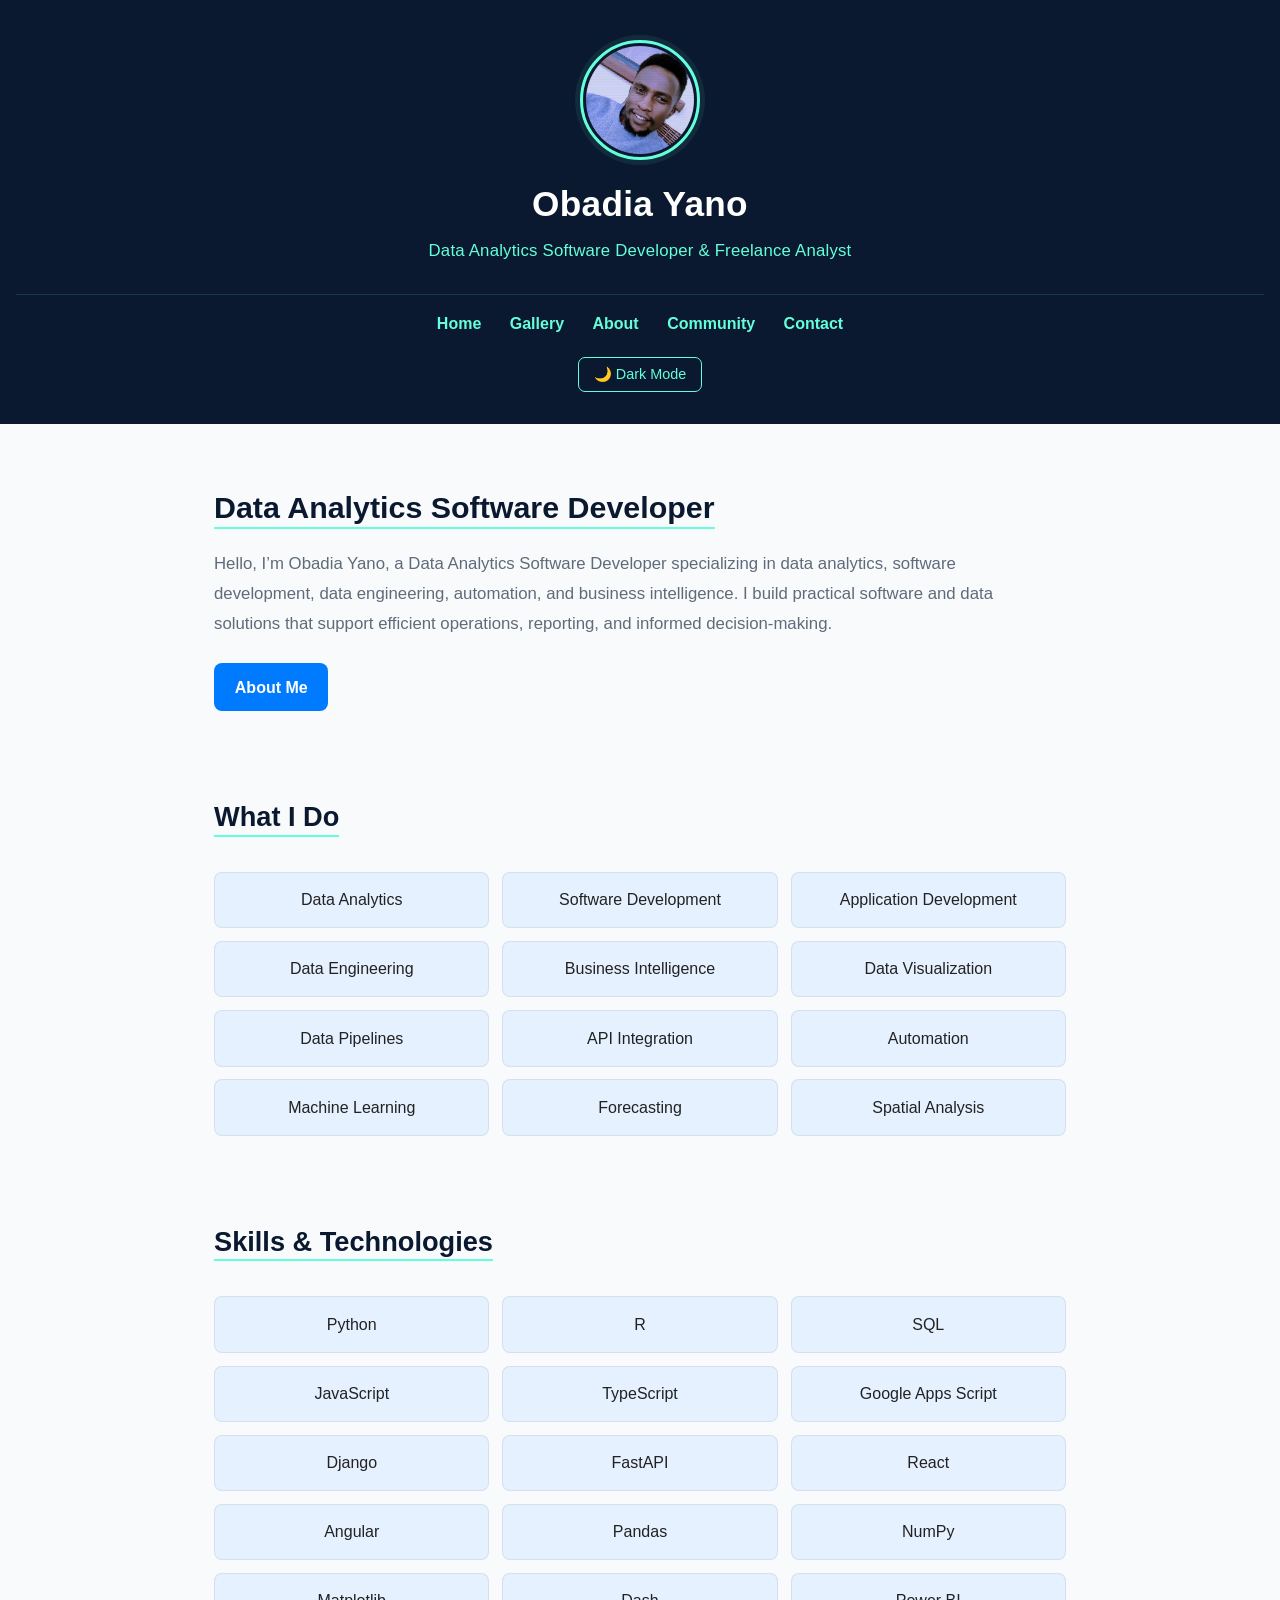
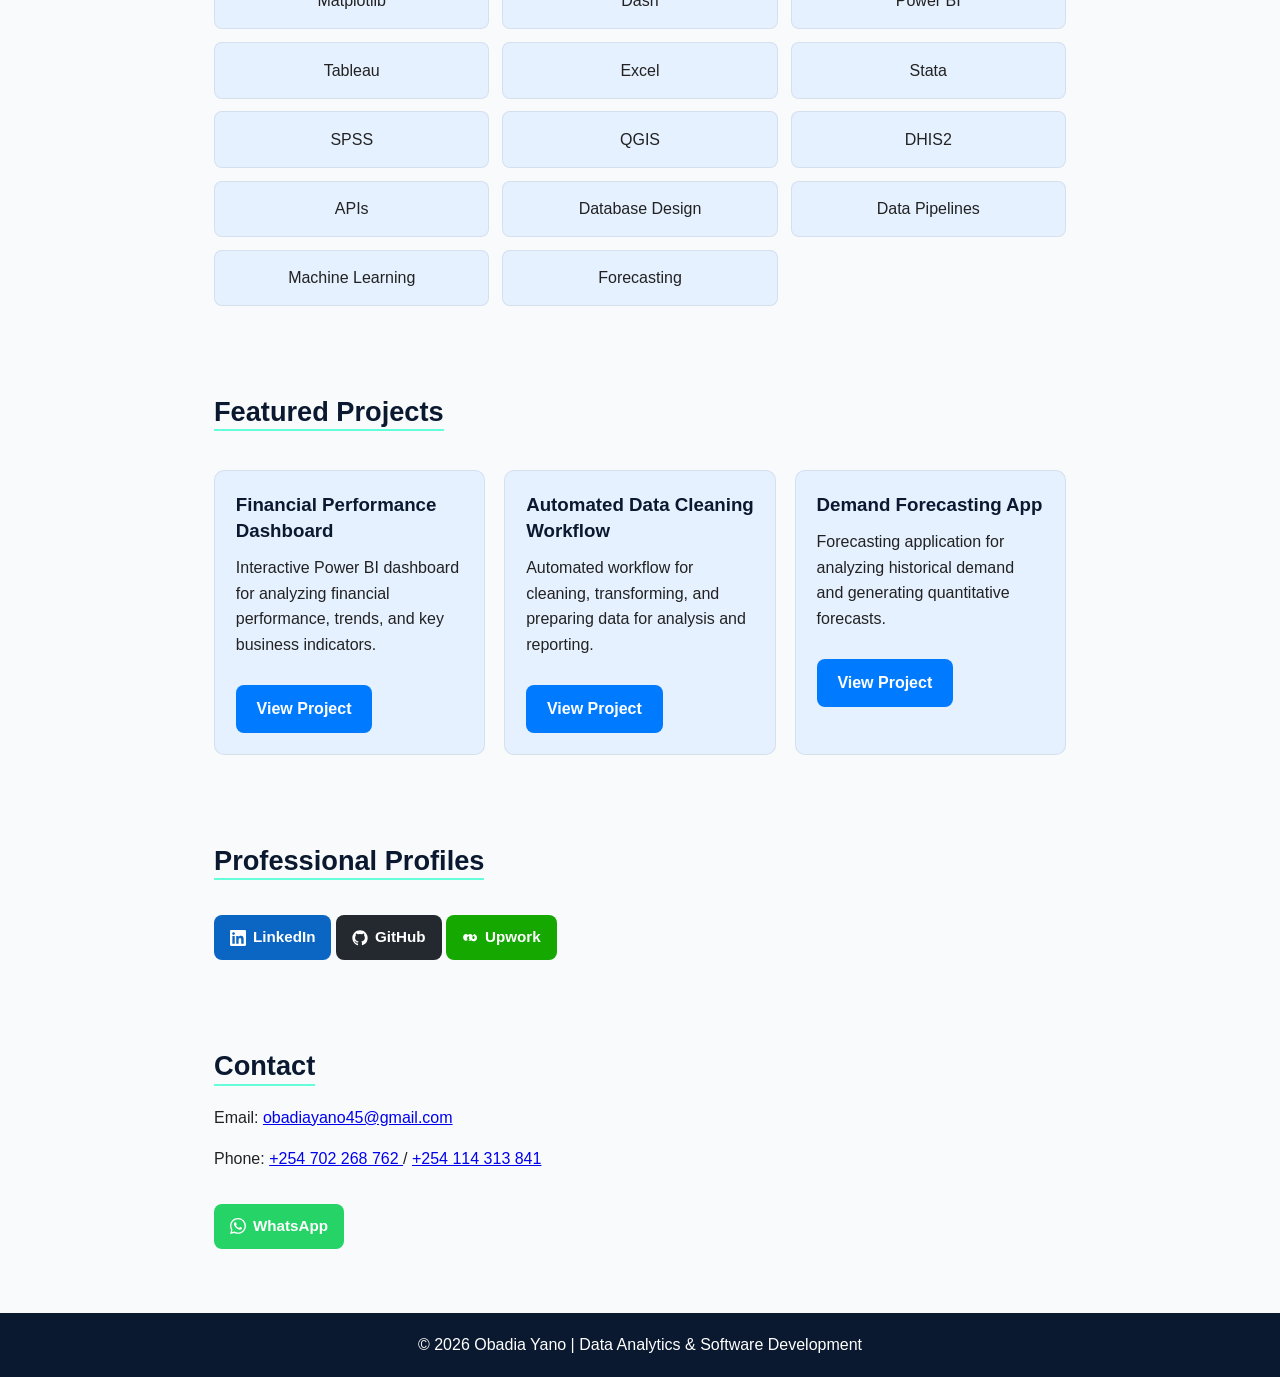
<file: index.html>
<!DOCTYPE html>
<html lang="en">

<head>
  <meta charset="UTF-8">
  <meta name="viewport" content="width=device-width, initial-scale=1.0">

  <meta
    name="description"
    content="Obadia Yano is a Data Analytics Software Engineer working across data analytics, software development, application development, data engineering, automation, dashboards, APIs, forecasting, and business intelligence."
  >

  <title>Obadia Yano | Data Analytics Software Engineer</title>

  <link rel="stylesheet" href="style.css">

  <!-- =========================================
       GOOGLE ANALYTICS 4
       ========================================= -->

  <script async src="https://www.googletagmanager.com/gtag/js?id=G-GSNEDB2VZB"></script>

  <script>
    window.dataLayer = window.dataLayer || [];

    function gtag() {
      dataLayer.push(arguments);
    }

    gtag('js', new Date());

    gtag('config', 'G-GSNEDB2VZB', {
      send_page_view: true
    });
  </script>

</head>

<body>

  <!-- =========================================
       HEADER
       ========================================= -->

  <header>

    <div class="profile-section">

      <img
        src="yano.jpg"
        alt="Obadia Yano"
        class="profile-pic"
      >

      <h1>Obadia Yano</h1>

      <p class="subtitle">
        Data Analytics Software Developer & Freelance Analyst
      </p>

    </div>

    <!-- =========================================
         NAVIGATION
         ========================================= -->

    <nav>

      <a
        href="index.html"
        data-event="nav_click"
        data-page="Home">
        Home
      </a>

      <a
        href="gallery.html"
        data-event="nav_click"
        data-page="Gallery">
        Gallery
      </a>

      <a
        href="about.html"
        data-event="nav_click"
        data-page="About">
        About
      </a>

      <a
        href="community.html"
        data-event="nav_click"
        data-page="Community">
        Community
      </a>

      <a
        href="about.html#contact"
        data-event="nav_click"
        data-page="Contact">
        Contact
      </a>

    </nav>

    <!-- =========================================
         DARK MODE
         ========================================= -->

    <button
      id="theme-toggle"
      type="button"
      aria-label="Toggle dark mode"
      data-event="theme_toggle">
      🌙 Dark Mode
    </button>

  </header>


  <!-- =========================================
       HERO
       ========================================= -->

  <section class="hero fade-in">

    <h2>Data Analytics Software Developer</h2>

    <p>
      Hello, I’m Obadia Yano, a Data Analytics Software Developer specializing
      in data analytics, software development, data engineering,
      automation, and business intelligence. I build practical
      software and data solutions that support efficient operations,
      reporting, and informed decision-making.
    </p>

    <a
      href="about.html"
      class="btn"
      data-event="about_me_click"
      data-page="About">
      About Me
    </a>

  </section>


  <!-- =========================================
       WHAT I DO
       ========================================= -->

  <section class="fade-in">

    <h2>What I Do</h2>

    <ul class="skills-list">

      <li>Data Analytics</li>
      <li>Software Development</li>
      <li>Application Development</li>
      <li>Data Engineering</li>
      <li>Business Intelligence</li>
      <li>Data Visualization</li>
      <li>Data Pipelines</li>
      <li>API Integration</li>
      <li>Automation</li>
      <li>Machine Learning</li>
      <li>Forecasting</li>
      <li>Spatial Analysis</li>

    </ul>

  </section>


  <!-- =========================================
       SKILLS & TECHNOLOGIES
       ========================================= -->

  <section class="fade-in">

    <h2>Skills & Technologies</h2>

    <ul class="skills-list">

      <li>Python</li>
      <li>R</li>
      <li>SQL</li>
      <li>JavaScript</li>
      <li>TypeScript</li>
      <li>Google Apps Script</li>

      <li>Django</li>
      <li>FastAPI</li>
      <li>React</li>
      <li>Angular</li>

      <li>Pandas</li>
      <li>NumPy</li>
      <li>Matplotlib</li>
      <li>Dash</li>

      <li>Power BI</li>
      <li>Tableau</li>
      <li>Excel</li>
      <li>Stata</li>
      <li>SPSS</li>
      <li>QGIS</li>

      <li>DHIS2</li>
      <li>APIs</li>
      <li>Database Design</li>
      <li>Data Pipelines</li>
      <li>Machine Learning</li>
      <li>Forecasting</li>

    </ul>

  </section>


  <!-- =========================================
       FEATURED PROJECTS
       ========================================= -->

  <section class="fade-in">

    <h2>Featured Projects</h2>

    <div class="projects">

      <!-- Financial Performance Dashboard -->

      <div class="project-card">

        <h3>Financial Performance Dashboard</h3>

        <p>
          Interactive Power BI dashboard for analyzing financial
          performance, trends, and key business indicators.
        </p>

        <a
          href="https://app.powerbi.com/view?r=eyJrIjoiZDYzMDY3MjMtMTlkMC00MjZhLTliOWUtNGQ0YzJhZDMxMzE3IiwidCI6IjBmZjgyZDc5LTZhYmQtNDA0Yi05ZWY2LTY0YjQ0NWRhMGE1NiJ9&pageName=ecc4593bc2b9614a6ef8&disablecdnExpiration=1777320042"
          target="_blank"
          rel="noopener noreferrer"
          class="btn"
          data-event="project_click"
          data-project="Financial Performance Dashboard">
          View Project
        </a>

      </div>


      <!-- Automated Data Cleaning Workflow -->

      <div class="project-card">

        <h3>Automated Data Cleaning Workflow</h3>

        <p>
          Automated workflow for cleaning, transforming, and preparing
          data for analysis and reporting.
        </p>

        <a
          href="https://github.com/YanoObed"
          target="_blank"
          rel="noopener noreferrer"
          class="btn"
          data-event="project_click"
          data-project="Automated Data Cleaning Workflow">
          View Project
        </a>

      </div>


      <!-- Demand Forecasting App -->

      <div class="project-card">

        <h3>Demand Forecasting App</h3>

        <p>
          Forecasting application for analyzing historical demand
          and generating quantitative forecasts.
        </p>

        <a
          href="https://github.com/YanoObed"
          target="_blank"
          rel="noopener noreferrer"
          class="btn"
          data-event="project_click"
          data-project="Demand Forecasting App">
          View Project
        </a>

      </div>

    </div>

  </section>


  <!-- =========================================
     PROFESSIONAL PROFILES
     ========================================= -->

<section class="fade-in">

  <h2>Professional Profiles</h2>

  <div class="professional-profiles">

    <!-- LINKEDIN -->

    <a
      href="https://www.linkedin.com/in/obadia-yano-761025238/"
      target="_blank"
      rel="noopener noreferrer"
      class="social-profile linkedin"
      data-event="profile_click"
      data-profile="LinkedIn"
      aria-label="LinkedIn">

      <svg viewBox="0 0 24 24" aria-hidden="true">
        <path d="M20.45 20.45h-3.56v-5.57c0-1.33-.03-3.04-1.85-3.04-1.85 0-2.14 1.45-2.14 2.94v5.67H9.34V8.99h3.42v1.56h.05c.48-.9 1.64-1.85 3.37-1.85 3.61 0 4.27 2.38 4.27 5.48v6.27zM5.32 7.43a2.06 2.06 0 1 1 0-4.12 2.06 2.06 0 0 1 0 4.12zM7.1 20.45H3.54V8.99H7.1v11.46zM22.23 0H1.77C.79 0 0 .77 0 1.73v20.54C0 23.23.79 24 1.77 24h20.46c.98 0 1.77-.77 1.77-1.73V1.73C24 .77 23.21 0 22.23 0z"/>
      </svg>

      <span>LinkedIn</span>

    </a>


    <!-- GITHUB -->

    <a
      href="https://github.com/YanoObed"
      target="_blank"
      rel="noopener noreferrer"
      class="social-profile github"
      data-event="profile_click"
      data-profile="GitHub"
      aria-label="GitHub">

      <svg viewBox="0 0 24 24" aria-hidden="true">
        <path d="M12 .5C5.65.5.5 5.65.5 12c0 5.08 3.29 9.39 7.86 10.91.58.11.79-.25.79-.56v-2.17c-3.2.7-3.87-1.36-3.87-1.36-.53-1.33-1.28-1.68-1.28-1.68-1.04-.71.08-.7.08-.7 1.15.08 1.76 1.18 1.76 1.18 1.02 1.75 2.68 1.25 3.33.96.1-.74.4-1.25.73-1.54-2.55-.29-5.23-1.28-5.23-5.7 0-1.26.45-2.29 1.18-3.1-.12-.29-.51-1.47.11-3.06 0 0 .96-.31 3.15 1.18a10.9 10.9 0 0 1 5.74 0c2.19-1.49 3.15-1.18 3.15-1.18.62 1.59.23 2.77.11 3.06.73.81 1.18 1.84 1.18 3.1 0 4.43-2.69 5.41-5.25 5.69.41.35.78 1.04.78 2.1v3.11c0 .31.21.68.8.56A11.51 11.51 0 0 0 23.5 12C23.5 5.65 18.35.5 12 .5z"/>
      </svg>

      <span>GitHub</span>

    </a>


    <!-- UPWORK -->

    <a
      href="https://www.upwork.com/freelancers/~016cd408593ab0bb49"
      target="_blank"
      rel="noopener noreferrer"
      class="social-profile upwork"
      data-event="profile_click"
      data-profile="Upwork"
      aria-label="Upwork">

      <svg viewBox="0 0 24 24" aria-hidden="true">
        <path d="M18.56 13.6c-1.23 0-2.39-.53-3.25-1.4l.21-.98.01-.05c.19-1.15.79-2.08 1.68-2.08 1.02 0 1.68.9 1.68 2.25 0 1.35-.66 2.26-1.68 2.26h1.35zm-5.31-1.72c-.2-.31-.38-.65-.53-1.02-.15.37-.33.71-.53 1.02l-.42.71c.29.08.61.12.95.12s.66-.04.95-.12l-.42-.71zm-2.55-1.1c-.09.43-.14.87-.14 1.32 0 1.18.34 2.23.96 3.05-.42.25-.9.39-1.41.39-1.49 0-2.54-1.25-2.54-3.05 0-1.81 1.05-3.06 2.54-3.06.24 0 .47.03.69.09-.04.42-.07.84-.1 1.26zM20.01 5.9c-1.86 0-3.27 1.15-3.88 2.94-.62-1.79-2.02-2.94-3.89-2.94-1.35 0-2.49.59-3.22 1.61C8.32 6.49 7.18 5.9 5.83 5.9 3.4 5.9 1.7 7.99 1.7 10.98c0 2.98 1.7 5.08 4.13 5.08 1.08 0 2.05-.38 2.76-1.06.7.68 1.67 1.06 2.75 1.06 0.92 0 1.72-.29 2.38-.8.95 1.02 2.28 1.62 3.84 1.62 2.94 0 4.99-2.15 4.99-5.23 0-3.08-2.05-5.75-4.99-5.75z"/>
      </svg>

      <span>Upwork</span>

    </a>

  </div>

</section>

  <!-- =========================================
       CONTACT
       ========================================= -->

  <section id="contact" class="fade-in">

    <h2>Contact</h2>

    <!-- EMAIL -->

    <p>

      Email:

      <a
        href="mailto:obadiayano45@gmail.com"
        data-event="email_click">
        obadiayano45@gmail.com
      </a>

    </p>


    <!-- PHONE -->

    <p>

      Phone:

      <a
        href="tel:+254702268762"
        data-event="phone_click"
        data-phone="Primary">
        +254 702 268 762
      </a>

      /

      <a
        href="tel:+254114313841"
        data-event="phone_click"
        data-phone="Secondary">
        +254 114 313 841
      </a>

    </p>


    <!-- WHATSAPP -->

    <a
      href="https://wa.me/254702268762"
      target="_blank"
      rel="noopener noreferrer"
      class="whatsapp-btn"
      aria-label="Contact me on WhatsApp"
      data-event="whatsapp_click">

      <svg
        viewBox="0 0 24 24"
        aria-hidden="true">

        <path d="M17.472 14.382c-.297-.149-1.758-.867-2.03-.967-.273-.099-.471-.148-.67.15-.197.297-.767.966-.94 1.164-.173.199-.347.223-.644.075-.297-.15-1.255-.463-2.39-1.475-.883-.788-1.48-1.761-1.653-2.059-.173-.297-.018-.458.13-.606.134-.133.298-.347.446-.52.149-.174.198-.298.198-.497.099-.198-.05-.372-.025-.521-.075-.148-.669-1.611-.916-2.206-.242-.579-.487-.5-.669-.51l-.57-.01c-.198 0-.52.074-.792.372-.272.297-1.04 1.016-1.04 2.479 0 1.462 1.065 2.875 1.213 3.074.149.198 2.096 3.2 5.077 4.487.709.306 1.262.489 1.694.626.712.227 1.36.195 1.872.118.571-.085 1.758-.719 2.006-1.413.248-.694.248-1.289.173-1.413-.074-.124-.272-.198-.57-.347m-5.421 7.403h-.004a9.87 9.87 0 01-5.031-1.378l-.361-.214-3.741.982 1-3.648-.235-.374a9.87 9.87 0 01-1.511-5.26c.001-5.45 4.436-9.884 9.888-9.884 2.64.001 5.122 1.03 6.986 2.896a9.825 9.825 0 012.893 6.994c-.002 5.45-4.437 9.884-9.884 9.884m8.413-18.297A11.815 11.815 0 0012.05 0C5.495 0 .16 5.335.158 11.892c0 2.096.547 4.142 1.588 5.946L.057 24l6.304-1.654a11.882 11.882 0 005.683 1.448h.005c6.554 0 11.89-5.335 11.893-11.893a11.821 11.821 0 00-3.478-8.413"/>

      </svg>

      <span>WhatsApp</span>

    </a>

  </section>


  <!-- =========================================
       FOOTER
       ========================================= -->

  <footer>

    <p>
      © 2026 Obadia Yano | Data Analytics & Software Development
    </p>

  </footer>


  <!-- =========================================
       JAVASCRIPT
       ========================================= -->

  <script src="script.js"></script>


  <!-- =========================================
       GOOGLE ANALYTICS EVENT TRACKING
       ========================================= -->

  <script>

    document.addEventListener("DOMContentLoaded", function () {

      document.querySelectorAll("[data-event]").forEach(function (element) {

        element.addEventListener("click", function () {

          const eventName = element.getAttribute("data-event");

          const eventData = {};


          /* Navigation */

          if (element.dataset.page) {
            eventData.page_name = element.dataset.page;
          }


          /* Projects */

          if (element.dataset.project) {
            eventData.project_name = element.dataset.project;
          }


          /* Professional profiles */

          if (element.dataset.profile) {
            eventData.profile_name = element.dataset.profile;
          }


          /* Phone */

          if (element.dataset.phone) {
            eventData.phone_type = element.dataset.phone;
          }


          /* Destination */

          if (element.href) {
            eventData.link_url = element.href;
          }


          /* Send event */

          if (typeof gtag === "function") {

            gtag("event", eventName, eventData);

          }

        });

      });

    });

  </script>

</body>

</html>
</file>
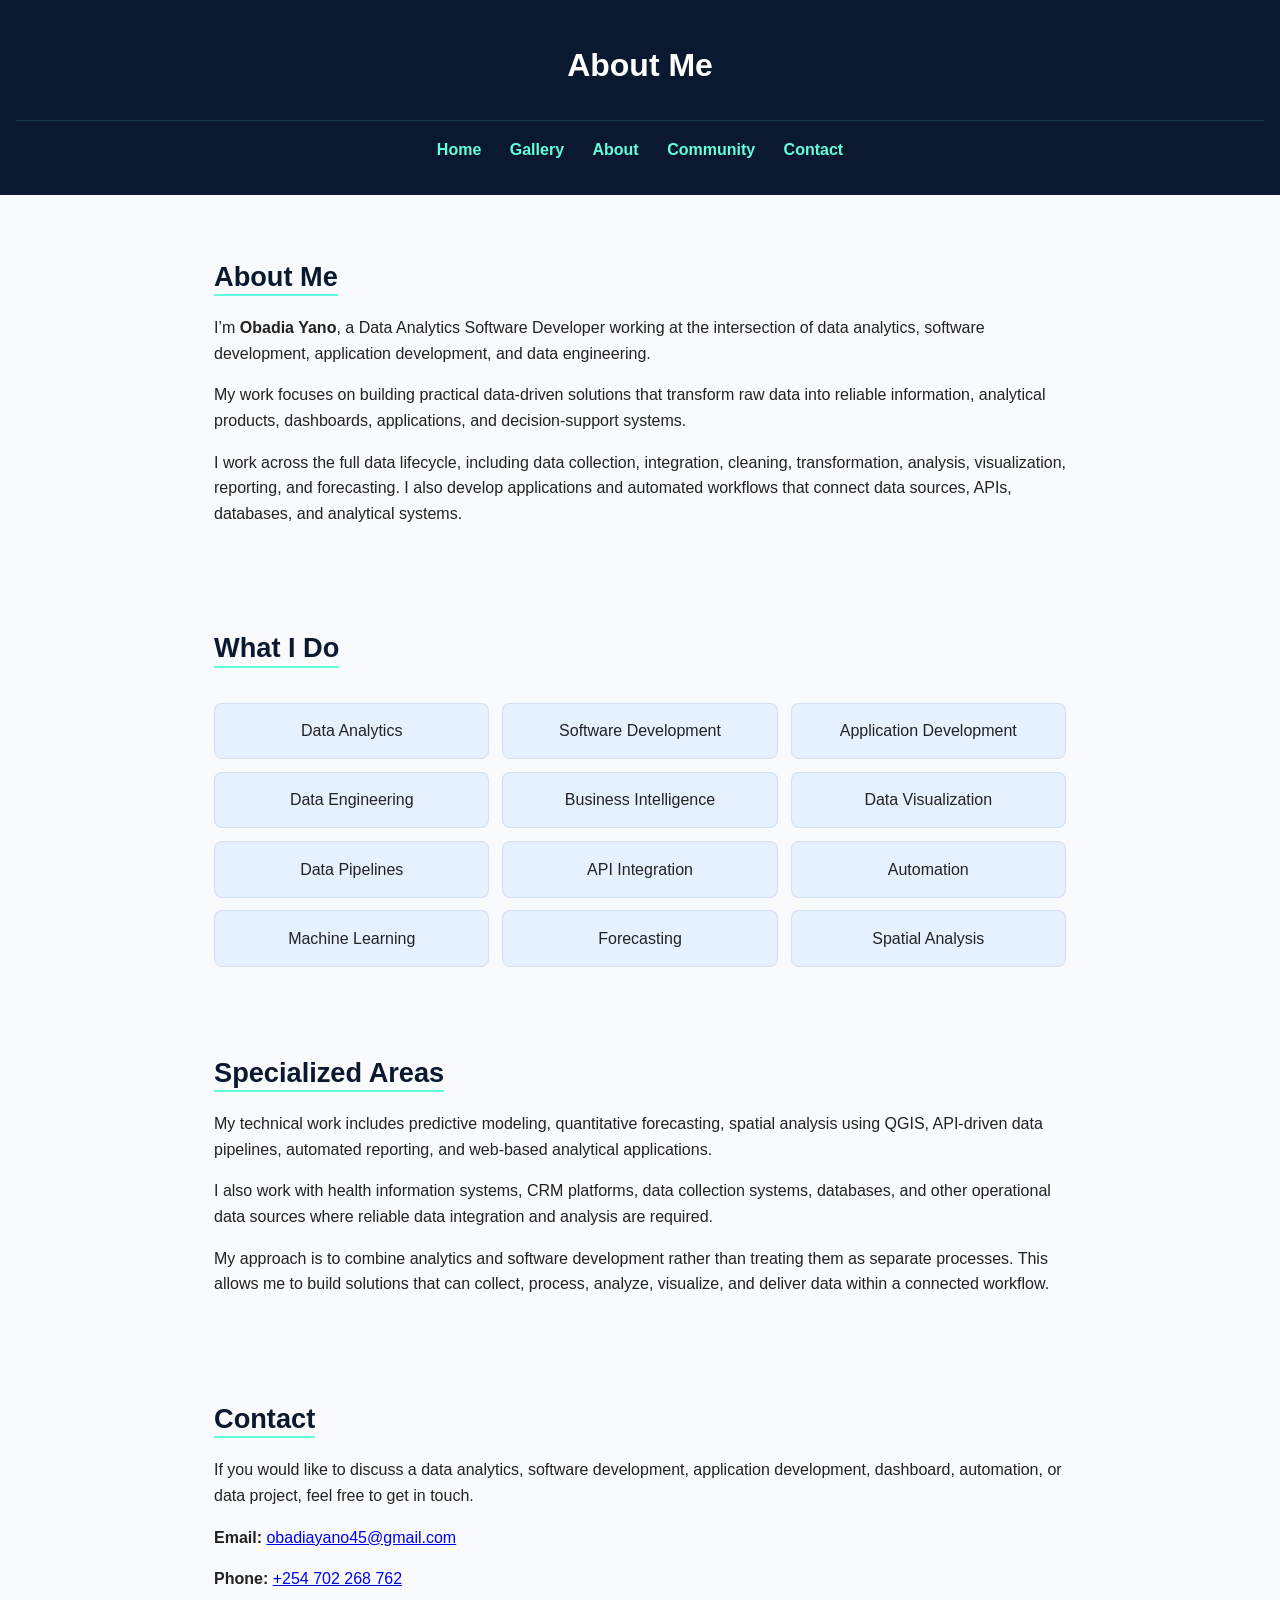
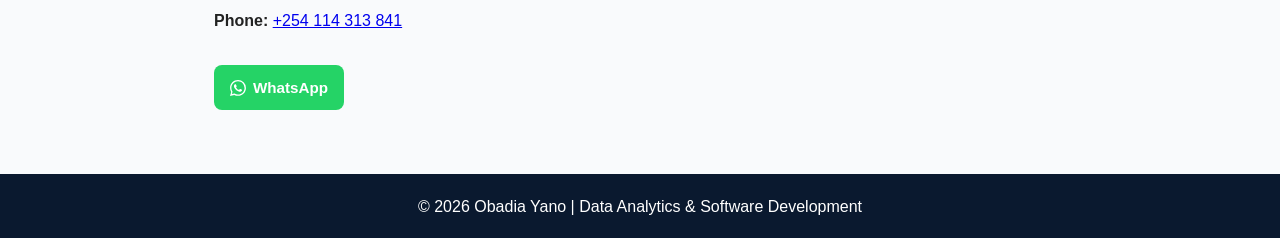
<file: about.html>
<!DOCTYPE html>
<html lang="en">

<head>

  <meta charset="UTF-8">
  <meta name="viewport" content="width=device-width, initial-scale=1.0">

  <meta
    name="description"
    content="About Obadia Yano, a Data Analytics Software Developer working across data analytics, software development, application development, data engineering, automation, forecasting, and spatial analysis."
  >

  <title>About | Obadia Yano</title>

  <link rel="stylesheet" href="style.css">

  <!-- GOOGLE ANALYTICS 4 -->

  <script async src="https://www.googletagmanager.com/gtag/js?id=G-GSNEDB2VZB"></script>

  <script>

    window.dataLayer = window.dataLayer || [];

    function gtag() {
      dataLayer.push(arguments);
    }

    gtag('js', new Date());

    gtag('config', 'G-GSNEDB2VZB', {
      send_page_view: true
    });

  </script>

</head>

<body>


<header>

  <h1>About Me</h1>

  <nav>

    <a
      href="index.html"
      data-event="nav_click"
      data-page="Home">
      Home
    </a>

    <a
      href="gallery.html"
      data-event="nav_click"
      data-page="Gallery">
      Gallery
    </a>

    <a
      href="about.html"
      data-event="nav_click"
      data-page="About">
      About
    </a>

    <a
      href="community.html"
      data-event="nav_click"
      data-page="Community">
      Community
    </a>

    <a
      href="#contact"
      data-event="nav_click"
      data-page="Contact">
      Contact
    </a>

  </nav>

</header>


<!-- =========================================
     ABOUT
     ========================================= -->

<section>

  <h2>About Me</h2>

  <p>
    I’m <strong>Obadia Yano</strong>, a Data Analytics Software Developer
    working at the intersection of data analytics, software development,
    application development, and data engineering.
  </p>

  <p>
    My work focuses on building practical data-driven solutions that
    transform raw data into reliable information, analytical products,
    dashboards, applications, and decision-support systems.
  </p>

  <p>
    I work across the full data lifecycle, including data collection,
    integration, cleaning, transformation, analysis, visualization,
    reporting, and forecasting. I also develop applications and automated
    workflows that connect data sources, APIs, databases, and analytical
    systems.
  </p>

</section>


<!-- =========================================
     WHAT I DO
     ========================================= -->

<section>

  <h2>What I Do</h2>

  <ul class="skills-list">

    <li>Data Analytics</li>
    <li>Software Development</li>
    <li>Application Development</li>
    <li>Data Engineering</li>
    <li>Business Intelligence</li>
    <li>Data Visualization</li>
    <li>Data Pipelines</li>
    <li>API Integration</li>
    <li>Automation</li>
    <li>Machine Learning</li>
    <li>Forecasting</li>
    <li>Spatial Analysis</li>

  </ul>

</section>


<!-- =========================================
     SPECIALIZED AREAS
     ========================================= -->

<section>

  <h2>Specialized Areas</h2>

  <p>
    My technical work includes predictive modeling, quantitative
    forecasting, spatial analysis using QGIS, API-driven data pipelines,
    automated reporting, and web-based analytical applications.
  </p>

  <p>
    I also work with health information systems, CRM platforms,
    data collection systems, databases, and other operational data
    sources where reliable data integration and analysis are required.
  </p>

  <p>
    My approach is to combine analytics and software development rather
    than treating them as separate processes. This allows me to build
    solutions that can collect, process, analyze, visualize, and deliver
    data within a connected workflow.
  </p>

</section>


<!-- =========================================
     CONTACT
     ========================================= -->

<section id="contact">

  <h2>Contact</h2>

  <p>
    If you would like to discuss a data analytics, software development,
    application development, dashboard, automation, or data project,
    feel free to get in touch.
  </p>


  <p>

    <strong>Email:</strong>

    <a
      href="mailto:obadiayano45@gmail.com"
      data-event="email_click">
      obadiayano45@gmail.com
    </a>

  </p>


  <p>

    <strong>Phone:</strong>

    <a
      href="tel:+254702268762"
      data-event="phone_click"
      data-phone="Primary">
      +254 702 268 762
    </a>

  </p>


  <p>

    <strong>Phone:</strong>

    <a
      href="tel:+254114313841"
      data-event="phone_click"
      data-phone="Secondary">
      +254 114 313 841
    </a>

  </p>


  <div class="contact-links">

    <a
      href="https://wa.me/254702268762"
      target="_blank"
      rel="noopener noreferrer"
      class="whatsapp-btn"
      aria-label="Contact me on WhatsApp"
      data-event="whatsapp_click">

      <svg
        viewBox="0 0 24 24"
        aria-hidden="true">

        <path d="M17.472 14.382c-.297-.149-1.758-.867-2.03-.967-.273-.099-.471-.148-.67.15-.197.297-.767.966-.94 1.164-.173.199-.347.223-.644.075-.297-.15-1.255-.463-2.39-1.475-.883-.788-1.48-1.761-1.653-2.059-.173-.297-.018-.458.13-.606.134-.133.298-.347.446-.52.149-.174.198-.298.198-.497.099-.198.05-.372-.025-.521-.075-.148-.669-1.611-.916-2.206-.242-.579-.487-.5-.669-.51l-.57-.01c-.198 0-.52.074-.792.372-.272.297-1.04 1.016-1.04 2.479 0 1.462 1.065 2.875 1.213 3.074.149.198 2.096 3.2 5.077 4.487.709.306 1.262.489 1.694.626.712.227 1.36.195 1.872.118.571-.085 1.758-.719 2.006-1.413.248-.694.248-1.289.173-1.413-.074-.124-.272-.198-.57-.347m-5.421 7.403h-.004a9.87 9.87 0 01-5.031-1.378l-.361-.214-3.741.982 1-3.648-.235-.374a9.87 9.87 0 01-1.511-5.26c.001-5.45 4.436-9.884 9.888-9.884 2.64.001 5.122 1.03 6.986 2.896a9.825 9.825 0 012.893 6.994c-.002 5.45-4.437 9.884-9.884 9.884m8.413-18.297A11.815 11.815 0 0012.05 0C5.495 0 .16 5.335.158 11.892c0 2.096.547 4.142 1.588 5.946L.057 24l6.304-1.654a11.882 11.882 0 005.683 1.448h.005c6.554 0 11.89-5.335 11.893-11.893a11.821 11.821 0 00-3.478-8.413"/>

      </svg>

      <span>WhatsApp</span>

    </a>

  </div>

</section>


<footer>

  <p>
    © 2026 Obadia Yano | Data Analytics & Software Development
  </p>

</footer>


<!-- GOOGLE ANALYTICS CLICK TRACKING -->

<script>

  document.addEventListener("DOMContentLoaded", function () {

    document.querySelectorAll("[data-event]").forEach(function (element) {

      element.addEventListener("click", function () {

        const eventName = element.dataset.event;

        const eventData = {};


        if (element.dataset.page) {
          eventData.page_name = element.dataset.page;
        }


        if (element.dataset.phone) {
          eventData.phone_type = element.dataset.phone;
        }


        if (element.href) {
          eventData.link_url = element.href;
        }


        if (typeof gtag === "function") {

          gtag(
            "event",
            eventName,
            eventData
          );

        }

      });

    });

  });

</script>

</body>
</html>
</file>
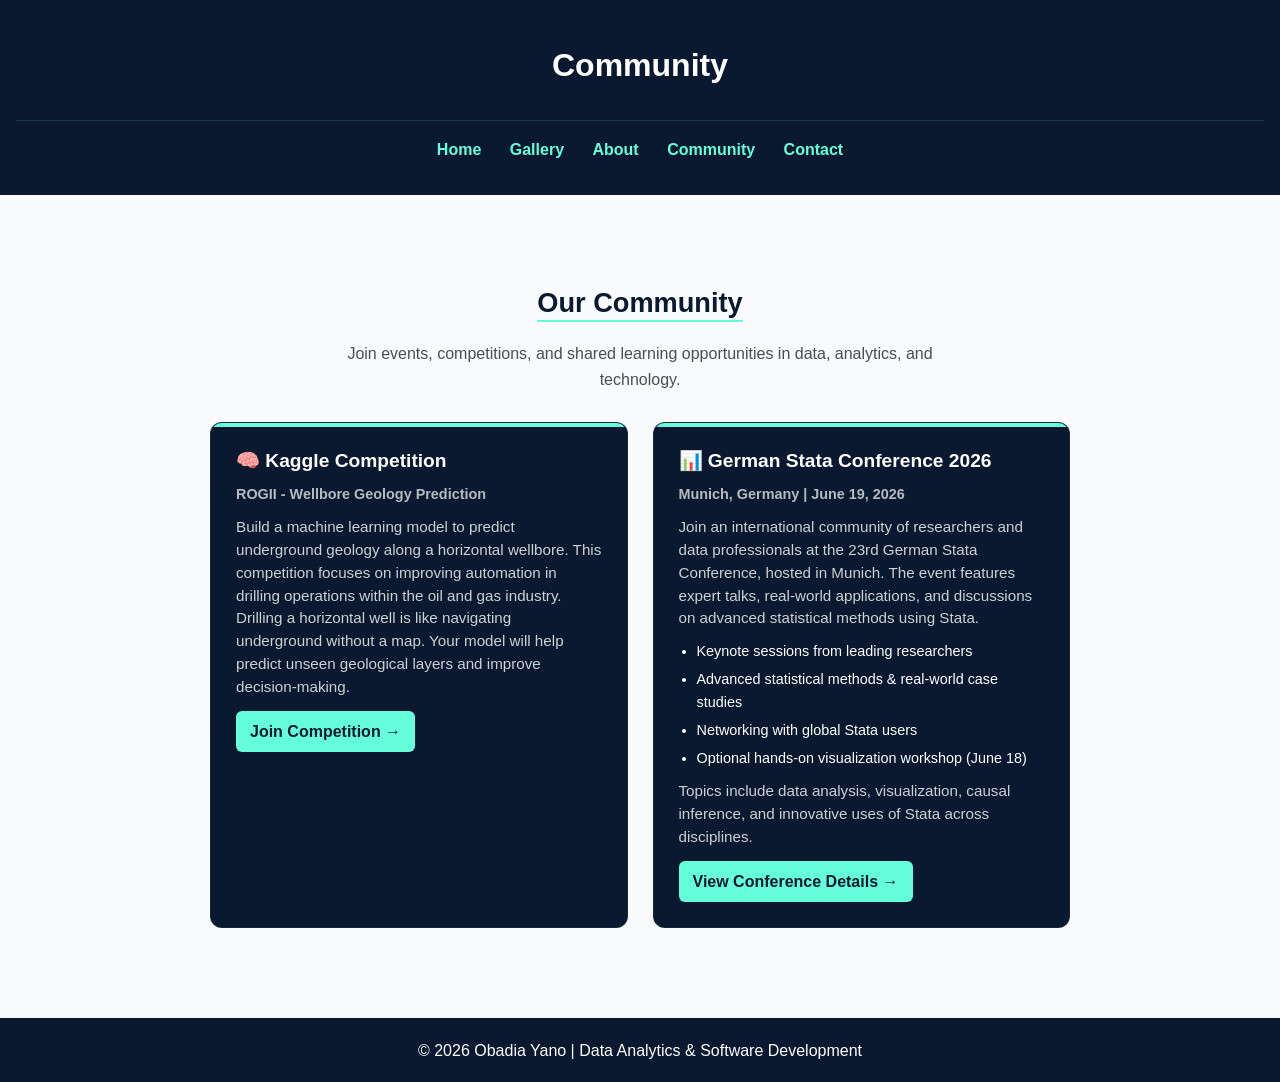
<file: community.html>
<!DOCTYPE html>
<html lang="en">

<head>

  <meta charset="UTF-8">
  <meta name="viewport" content="width=device-width, initial-scale=1.0">

  <title>Community | Obadia Yano</title>

  <link rel="stylesheet" href="style.css">

  <!-- GOOGLE ANALYTICS 4 -->

  <script async src="https://www.googletagmanager.com/gtag/js?id=G-GSNEDB2VZB"></script>

  <script>

    window.dataLayer = window.dataLayer || [];

    function gtag() {
      dataLayer.push(arguments);
    }

    gtag('js', new Date());

    gtag('config', 'G-GSNEDB2VZB', {
      send_page_view: true
    });

  </script>

</head>

<body>


<header>

  <h1>Community</h1>

  <nav>

    <a
      href="index.html"
      data-event="nav_click"
      data-page="Home">
      Home
    </a>

    <a
      href="gallery.html"
      data-event="nav_click"
      data-page="Gallery">
      Gallery
    </a>

    <a
      href="about.html"
      data-event="nav_click"
      data-page="About">
      About
    </a>

    <a
      href="community.html"
      data-event="nav_click"
      data-page="Community">
      Community
    </a>

    <a
      href="about.html#contact"
      data-event="nav_click"
      data-page="Contact">
      Contact
    </a>

  </nav>

</header>


<section class="community-section">

  <h2>Our Community</h2>

  <p>
    Join events, competitions, and shared learning opportunities in
    data, analytics, and technology.
  </p>


  <div class="community-grid">


    <!-- =========================================
         KAGGLE COMPETITION
         ========================================= -->

    <div class="community-card">

      <h3>🧠 Kaggle Competition</h3>

      <h4>ROGII - Wellbore Geology Prediction</h4>

      <p>
        Build a machine learning model to predict underground geology
        along a horizontal wellbore. This competition focuses on improving
        automation in drilling operations within the oil and gas industry.
      </p>

      <p>
        Drilling a horizontal well is like navigating underground without
        a map. Your model will help predict unseen geological layers and
        improve decision-making.
      </p>

      <a
        href="https://www.kaggle.com/c/rogii-wellbore-geology-prediction?utm_medium=email&utm_source=gamma&utm_campaign=comp-rogii-2026"
        target="_blank"
        rel="noopener noreferrer"
        data-event="community_event_click"
        data-event-name="Kaggle Competition"
        data-platform="Kaggle">
        Join Competition →
      </a>

    </div>


    <!-- =========================================
         GERMAN STATA CONFERENCE
         ========================================= -->

    <div class="community-card">

      <h3>📊 German Stata Conference 2026</h3>

      <h4>Munich, Germany | June 19, 2026</h4>

      <p>
        Join an international community of researchers and data professionals
        at the 23rd German Stata Conference, hosted in Munich. The event
        features expert talks, real-world applications, and discussions on
        advanced statistical methods using Stata.
      </p>

      <ul>

        <li>Keynote sessions from leading researchers</li>

        <li>
          Advanced statistical methods & real-world case studies
        </li>

        <li>
          Networking with global Stata users
        </li>

        <li>
          Optional hands-on visualization workshop (June 18)
        </li>

      </ul>

      <p>
        Topics include data analysis, visualization, causal inference,
        and innovative uses of Stata across disciplines.
      </p>

      <a
        href="https://dpc-software.de/2026-german-stata-conference/"
        target="_blank"
        rel="noopener noreferrer"
        data-event="community_event_click"
        data-event-name="German Stata Conference 2026"
        data-platform="Stata">
        View Conference Details →
      </a>

    </div>

  </div>

</section>


<footer>

  <p>
    © 2026 Obadia Yano | Data Analytics & Software Development
  </p>

</footer>


<!-- GOOGLE ANALYTICS CLICK TRACKING -->

<script>

  document.addEventListener("DOMContentLoaded", function () {

    document.querySelectorAll("[data-event]").forEach(function (element) {

      element.addEventListener("click", function () {

        const eventName = element.dataset.event;

        const eventData = {};


        /* Navigation */

        if (element.dataset.page) {

          eventData.page_name =
            element.dataset.page;

        }


        /* Community event */

        if (element.dataset.eventName) {

          eventData.event_name =
            element.dataset.eventName;

        }


        /* Platform */

        if (element.dataset.platform) {

          eventData.platform =
            element.dataset.platform;

        }


        /* Destination */

        if (element.href) {

          eventData.link_url =
            element.href;

        }


        /* Send to GA4 */

        if (typeof gtag === "function") {

          gtag(
            "event",
            eventName,
            eventData
          );

        }

      });

    });

  });

</script>

</body>
</html>
</file>
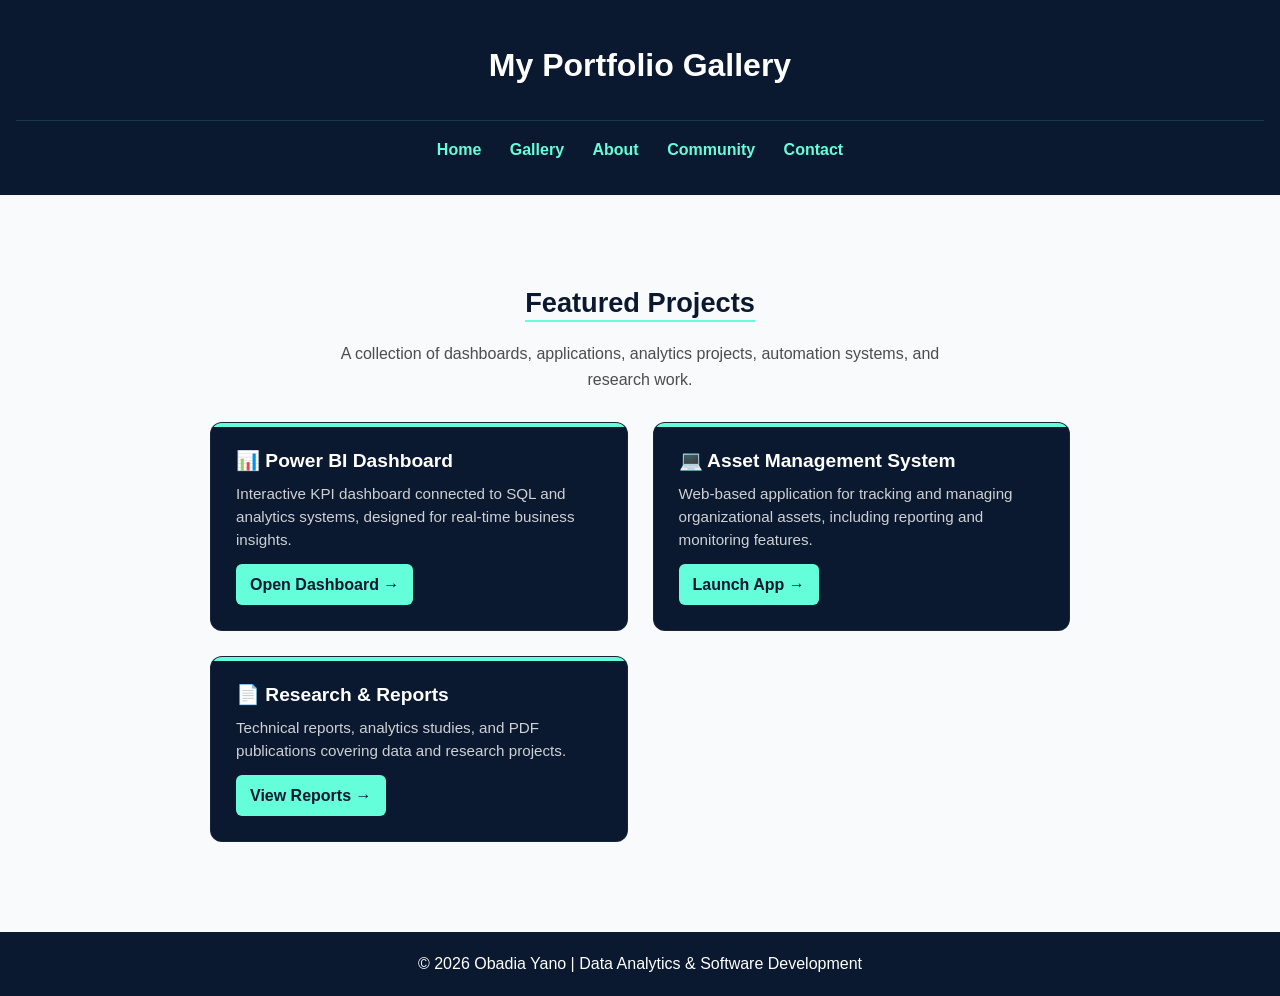
<file: gallery.html>
<!DOCTYPE html>
<html lang="en">

<head>

  <meta charset="UTF-8">
  <meta name="viewport" content="width=device-width, initial-scale=1.0">

  <title>Gallery | Obadia Yano</title>

  <link rel="stylesheet" href="style.css">

  <!-- GOOGLE ANALYTICS 4 -->
  <script async src="https://www.googletagmanager.com/gtag/js?id=G-GSNEDB2VZB"></script>

  <script>
    window.dataLayer = window.dataLayer || [];

    function gtag() {
      dataLayer.push(arguments);
    }

    gtag('js', new Date());

    gtag('config', 'G-GSNEDB2VZB', {
      send_page_view: true
    });
  </script>

</head>

<body>

<header>

  <h1>My Portfolio Gallery</h1>

  <nav>

    <a
      href="index.html"
      data-event="nav_click"
      data-page="Home">
      Home
    </a>

    <a
      href="gallery.html"
      data-event="nav_click"
      data-page="Gallery">
      Gallery
    </a>

    <a
      href="about.html"
      data-event="nav_click"
      data-page="About">
      About
    </a>

    <a
      href="community.html"
      data-event="nav_click"
      data-page="Community">
      Community
    </a>

    <a
      href="about.html#contact"
      data-event="nav_click"
      data-page="Contact">
      Contact
    </a>

  </nav>

</header>


<section class="community-section">

  <h2>Featured Projects</h2>

  <p>
    A collection of dashboards, applications, analytics projects,
    automation systems, and research work.
  </p>

  <div class="community-grid">


    <!-- CARD 1 -->

    <div class="community-card">

      <h3>📊 Power BI Dashboard</h3>

      <p>
        Interactive KPI dashboard connected to SQL and analytics systems,
        designed for real-time business insights.
      </p>

      <a
        href="https://app.powerbi.com/view?r=eyJrIjoiY2MwZDEwYTEtOTkzZS00OGFmLTkzYmYtMjY3MTYzOTBmNGZkIiwidCI6IjBmZjgyZDc5LTZhYmQtNDA0Yi05ZWY2LTY0YjQ0NWRhMGE1NiJ9&pageName=ecc4593bc2b9614a6ef8"
        target="_blank"
        rel="noopener noreferrer"
        data-event="project_click"
        data-project="Power BI Dashboard">
        Open Dashboard →
      </a>

    </div>


    <!-- CARD 2 -->

    <div class="community-card">

      <h3>💻 Asset Management System</h3>

      <p>
        Web-based application for tracking and managing organizational assets,
        including reporting and monitoring features.
      </p>

      <a
        href="https://asset-manager--trishctz.replit.app/"
        target="_blank"
        rel="noopener noreferrer"
        data-event="project_click"
        data-project="Asset Management System">
        Launch App →
      </a>

    </div>


    <!-- CARD 3 -->

    <div class="community-card">

      <h3>📄 Research & Reports</h3>

      <p>
        Technical reports, analytics studies, and PDF publications
        covering data and research projects.
      </p>

      <a
        href="documents/report1.pdf"
        target="_blank"
        data-event="document_click"
        data-document="Research Reports">
        View Reports →
      </a>

    </div>

  </div>

</section>


<footer>

  <p>
    © 2026 Obadia Yano | Data Analytics & Software Development
  </p>

</footer>


<!-- GOOGLE ANALYTICS CLICK TRACKING -->

<script>

  document.addEventListener("DOMContentLoaded", function () {

    document.querySelectorAll("[data-event]").forEach(function (element) {

      element.addEventListener("click", function () {

        const eventName = element.dataset.event;

        const eventData = {};


        if (element.dataset.page) {
          eventData.page_name = element.dataset.page;
        }


        if (element.dataset.project) {
          eventData.project_name = element.dataset.project;
        }


        if (element.dataset.document) {
          eventData.document_name = element.dataset.document;
        }


        if (element.href) {
          eventData.link_url = element.href;
        }


        if (typeof gtag === "function") {

          gtag(
            "event",
            eventName,
            eventData
          );

        }

      });

    });

  });

</script>

</body>
</html>
</file>
<file: style.css>
/* =========================================
   GLOBAL VARIABLES
   ========================================= */

:root {
  --bg-color: #f9fafc;
  --surface-color: #ffffff;
  --card-color: #e6f1ff;
  --text-color: #222;
  --muted-text: #5f6b7a;
  --accent: #64ffda;
  --header-bg: #0a192f;
  --button-blue: #007bff;
  --button-blue-hover: #0056b3;
  --border-color: rgba(10, 25, 47, 0.08);
  --shadow: 0 8px 25px rgba(10, 25, 47, 0.08);
}

body.dark {
  --bg-color: #0a192f;
  --surface-color: #112240;
  --card-color: #112240;
  --text-color: #f9fafc;
  --muted-text: #b8c2d1;
  --accent: #64ffda;
  --header-bg: #112240;
  --border-color: rgba(255, 255, 255, 0.08);
  --shadow: 0 8px 25px rgba(0, 0, 0, 0.25);
}


/* =========================================
   RESET
   ========================================= */

* {
  margin: 0;
  padding: 0;
  box-sizing: border-box;
  font-family: "Segoe UI", Tahoma, Geneva, Verdana, sans-serif;
}


/* =========================================
   BODY
   ========================================= */

body {
  background-color: var(--bg-color);
  color: var(--text-color);
  line-height: 1.6;
  transition:
    background-color 0.4s ease,
    color 0.4s ease;
}


/* =========================================
   HEADER
   ========================================= */

header {
  text-align: center;
  background-color: var(--header-bg);
  color: #fff;
  padding: 2.5rem 1rem 2rem;
}


/* =========================================
   PROFILE SECTION
   ========================================= */

.profile-section {
  display: flex;
  flex-direction: column;
  align-items: center;
  justify-content: center;
}

.profile-pic {
  width: 120px;
  height: 120px;
  object-fit: cover;
  border-radius: 50%;
  border: 3px solid var(--accent);
  padding: 3px;
  margin-bottom: 1rem;
  box-shadow: 0 0 0 5px rgba(100, 255, 218, 0.08);
}

.profile-section h1 {
  margin: 0;
  font-size: 2.2rem;
  font-weight: 700;
  letter-spacing: 0.3px;
}

.subtitle {
  color: var(--accent);
  margin-top: 0.35rem;
  font-size: 1.05rem;
  font-weight: 500;
  letter-spacing: 0.2px;
}


/* =========================================
   NAVIGATION
   ========================================= */

nav {
  margin-top: 1.8rem;
  padding-top: 1rem;
  border-top: 1px solid rgba(100, 255, 218, 0.15);
}

nav a {
  color: var(--accent);
  text-decoration: none;
  margin: 0 0.75rem;
  font-weight: 600;
  transition:
    color 0.25s ease,
    opacity 0.25s ease;
}

nav a:hover {
  color: #fff;
  opacity: 0.9;
}


/* =========================================
   THEME TOGGLE
   ========================================= */

#theme-toggle {
  margin-top: 1.3rem;
  background: transparent;
  border: 1px solid var(--accent);
  color: var(--accent);
  padding: 0.5rem 0.9rem;
  border-radius: 7px;
  cursor: pointer;
  font-size: 0.9rem;
  transition:
    background 0.3s ease,
    color 0.3s ease,
    transform 0.2s ease;
}

#theme-toggle:hover {
  background: var(--accent);
  color: #0a192f;
  transform: translateY(-2px);
}


/* =========================================
   GENERAL SECTIONS
   ========================================= */

section {
  max-width: 900px;
  margin: 2.5rem auto;
  padding: 1.5rem;
}

section p {
  margin-bottom: 1rem;
}


/* =========================================
   HEADINGS
   ========================================= */

h2 {
  color: var(--header-bg);
  margin-bottom: 1.2rem;
  border-bottom: 2px solid var(--accent);
  display: inline-block;
  font-size: 1.7rem;
  line-height: 1.3;
}

body.dark h2 {
  color: var(--accent);
}

h3 {
  line-height: 1.4;
}


/* =========================================
   HERO SECTION
   ========================================= */

.hero {
  max-width: 900px;
  margin: 2.5rem auto;
  padding: 1.5rem;
  text-align: left;
  background: transparent;
  border: none;
  box-shadow: none;
}

.hero h2 {
  font-size: 1.9rem;
  margin-bottom: 1.2rem;
}

.hero p {
  max-width: 800px;
  margin: 0 0 1rem 0;
  color: var(--muted-text);
  font-size: 1.05rem;
  line-height: 1.8;
}

body.dark .hero p {
  color: var(--muted-text);
}

.hero .btn {
  margin-top: 0.5rem;
}


/* =========================================
   GENERAL BUTTON
   ========================================= */

.btn {
  display: inline-block;
  margin-top: 1.2rem;
  padding: 0.7rem 1.3rem;
  background: var(--button-blue);
  color: #fff;
  font-weight: 600;
  border-radius: 8px;
  text-decoration: none;
  transition:
    transform 0.2s ease,
    background 0.3s ease,
    box-shadow 0.3s ease;
}

.btn:hover {
  background: var(--button-blue-hover);
  color: #fff;
  transform: translateY(-2px);
  box-shadow: 0 5px 15px rgba(0, 123, 255, 0.2);
}


/* =========================================
   SKILLS
   ========================================= */

.skills-list {
  list-style: none;
  display: grid;
  grid-template-columns: repeat(auto-fit, minmax(220px, 1fr));
  gap: 0.8rem;
  margin-top: 1rem;
}

.skills-list li {
  background: var(--card-color);
  padding: 0.9rem;
  border-radius: 8px;
  text-align: center;
  font-weight: 500;
  border: 1px solid var(--border-color);
  transition:
    transform 0.2s ease,
    box-shadow 0.2s ease;
}

.skills-list li:hover {
  transform: translateY(-3px);
  box-shadow: var(--shadow);
}


/* =========================================
   PROJECTS
   ========================================= */

.projects,
.projects-grid {
  display: grid;
  grid-template-columns: repeat(auto-fit, minmax(260px, 1fr));
  gap: 1.2rem;
  margin-top: 1.2rem;
}

.project-card {
  background: var(--card-color);
  border-radius: 10px;
  padding: 1.3rem;
  border: 1px solid var(--border-color);
  transition:
    transform 0.3s ease,
    box-shadow 0.3s ease;
}

.project-card:hover {
  transform: translateY(-5px);
  box-shadow: var(--shadow);
}

.project-card h3 {
  color: var(--header-bg);
  margin-bottom: 0.7rem;
}

body.dark .project-card h3 {
  color: var(--accent);
}

.project-card p {
  color: var(--text-color);
  margin-bottom: 0.5rem;
}


/* Keep normal project links separate from button links */
.project-card a:not(.btn) {
  color: var(--button-blue);
  font-weight: 600;
  text-decoration: none;
}

.project-card a:not(.btn):hover {
  color: var(--button-blue-hover);
  text-decoration: underline;
}


/* =========================================
   PROFESSIONAL LINKS
   ========================================= */

.links {
  list-style: none;
}

.links li {
  margin: 0.6rem 0;
}

.links a {
  color: var(--button-blue);
  text-decoration: none;
  font-weight: 500;
  transition: color 0.25s ease;
}

.links a:hover {
  color: var(--button-blue-hover);
  text-decoration: underline;
}

body.dark .links a {
  color: #66aaff;
}

body.dark .links a:hover {
  color: #99cfff;
}


/* =========================================
   HIRE ME BUTTON
   ========================================= */

.hire-btn {
  display: inline-block;
  margin-top: 1rem;
  padding: 0.7rem 1.2rem;
  background: var(--button-blue);
  color: #fff;
  border: none;
  font-weight: bold;
  border-radius: 8px;
  text-decoration: none;
  transition:
    transform 0.2s ease,
    background 0.3s ease;
}

.hire-btn:hover {
  background: var(--button-blue-hover);
  transform: translateY(-2px);
  color: #fff;
}

body.dark .hire-btn {
  background: #66aaff;
  color: #0a192f;
}

body.dark .hire-btn:hover {
  background: #99cfff;
  color: #0a192f;
}


/* =========================================
   SCROLL ANIMATION
   ========================================= */

.fade-in {
  opacity: 0;
  transform: translateY(20px);
  transition:
    opacity 0.6s ease-out,
    transform 0.6s ease-out;
}

.fade-in.visible {
  opacity: 1;
  transform: translateY(0);
}


/* =========================================
   COMMUNITY SECTION
   ========================================= */

.community-section {
  padding: 50px 20px;
  text-align: center;
}

.community-section p {
  max-width: 600px;
  margin: 0 auto;
  opacity: 0.8;
}

.community-grid {
  display: grid;
  grid-template-columns: repeat(auto-fit, minmax(280px, 1fr));
  gap: 25px;
  margin-top: 30px;
}

.community-card {
  background: var(--header-bg);
  color: #fff;
  padding: 25px;
  border-radius: 12px;
  text-align: left;
  position: relative;
  overflow: hidden;
  transition:
    transform 0.3s ease,
    box-shadow 0.3s ease;
  border: 1px solid rgba(255, 255, 255, 0.05);
}

.community-card::before {
  content: "";
  position: absolute;
  top: 0;
  left: 0;
  width: 100%;
  height: 4px;
  background: var(--accent);
}

.community-card:hover {
  transform: translateY(-6px);
  box-shadow: 0 10px 25px rgba(0, 0, 0, 0.2);
}

.community-card h3 {
  margin-bottom: 8px;
  font-size: 1.2rem;
}

.community-card h4 {
  font-size: 0.9rem;
  opacity: 0.7;
  margin-bottom: 10px;
}

.community-card p {
  font-size: 0.95rem;
  line-height: 1.5;
}

.community-card ul {
  margin: 10px 0;
  padding-left: 18px;
}

.community-card li {
  font-size: 0.9rem;
  margin-bottom: 5px;
}

.community-card a {
  display: inline-block;
  margin-top: 12px;
  padding: 8px 14px;
  background: var(--accent);
  color: #0a192f;
  font-weight: bold;
  border-radius: 6px;
  text-decoration: none;
  transition:
    background 0.3s ease,
    transform 0.2s ease;
}

.community-card a:hover {
  background: #fff;
  color: #0a192f;
  transform: translateY(-2px);
}

body.dark .community-card {
  background: #112240;
}


/* =========================================
   FLOATING SOCIAL MEDIA ICONS
   ========================================= */

.floating-socials {
  position: fixed;
  right: 22px;
  bottom: 22px;
  display: flex;
  flex-direction: column;
  gap: 12px;
  z-index: 9999;
}

.floating-socials a {
  width: 50px;
  height: 50px;
  display: flex;
  align-items: center;
  justify-content: center;
  border-radius: 50%;
  background: #112240;
  color: var(--accent);
  font-size: 24px;
  text-decoration: none;
  box-shadow: 0 4px 12px rgba(0, 0, 0, 0.25);
  transition:
    transform 0.25s ease,
    opacity 0.25s ease,
    box-shadow 0.25s ease;
}

.floating-socials a:hover {
  transform: translateY(-4px) scale(1.08);
  opacity: 0.9;
  box-shadow: 0 6px 18px rgba(0, 0, 0, 0.35);
}

.floating-socials a i {
  display: block;
}


/* =========================================
   WHATSAPP CONTACT BUTTON
   ========================================= */

.whatsapp-btn {
  display: inline-flex;
  align-items: center;
  gap: 7px;
  margin-top: 1rem;
  padding: 0.65rem 1rem;
  background: #25d366;
  color: #fff;
  font-weight: bold;
  font-size: 0.95rem;
  border-radius: 8px;
  text-decoration: none;
  transition:
    transform 0.2s ease,
    background 0.3s ease,
    box-shadow 0.2s ease;
}

.whatsapp-btn:hover {
  background: #1ebe5d;
  color: #fff;
  transform: translateY(-2px);
  box-shadow: 0 5px 15px rgba(37, 211, 102, 0.25);
}

.whatsapp-btn svg {
  width: 16px;
  height: 16px;
  fill: currentColor;
  flex-shrink: 0;
}

/* =========================================
   PROFESSIONAL PROFILE BUTTONS
   ========================================= */

.social-profile {
  display: inline-flex;
  align-items: center;
  gap: 7px;
  margin-top: 1rem;
  padding: 0.65rem 1rem;
  color: #fff;
  font-weight: bold;
  font-size: 0.95rem;
  border-radius: 8px;
  text-decoration: none;
  transition:
    transform 0.2s ease,
    background 0.3s ease,
    box-shadow 0.2s ease;
}

.social-profile svg {
  width: 16px;
  height: 16px;
  fill: currentColor;
  flex-shrink: 0;
}

/* LinkedIn */
.social-profile.linkedin {
  background: #0a66c2;
}

.social-profile.linkedin:hover {
  background: #084f96;
  color: #fff;
  transform: translateY(-2px);
  box-shadow: 0 5px 15px rgba(10, 102, 194, 0.25);
}

/* GitHub */
.social-profile.github {
  background: #24292f;
}

.social-profile.github:hover {
  background: #171a1d;
  color: #fff;
  transform: translateY(-2px);
  box-shadow: 0 5px 15px rgba(36, 41, 47, 0.25);
}

/* Upwork */
.social-profile.upwork {
  background: #14a800;
}

.social-profile.upwork:hover {
  background: #108a00;
  color: #fff;
  transform: translateY(-2px);
  box-shadow: 0 5px 15px rgba(20, 168, 0, 0.25);
}

/* =========================================
   FOOTER — MATCH HEADER COLOUR
   ========================================= */

body footer {
  display: block;
  width: 100%;
  background: var(--header-bg) !important;
  color: #ffffff !important;
  text-align: center !important;
  margin: 2rem 0 0 !important;
  padding: 1.2rem 1rem;
  box-sizing: border-box;
  clear: both;
}

body footer p {
  display: block;
  width: 100%;
  margin: 0 auto !important;
  padding: 0;
  color: #ffffff !important;
  text-align: center !important;
  line-height: 1.6;
}
</file>
